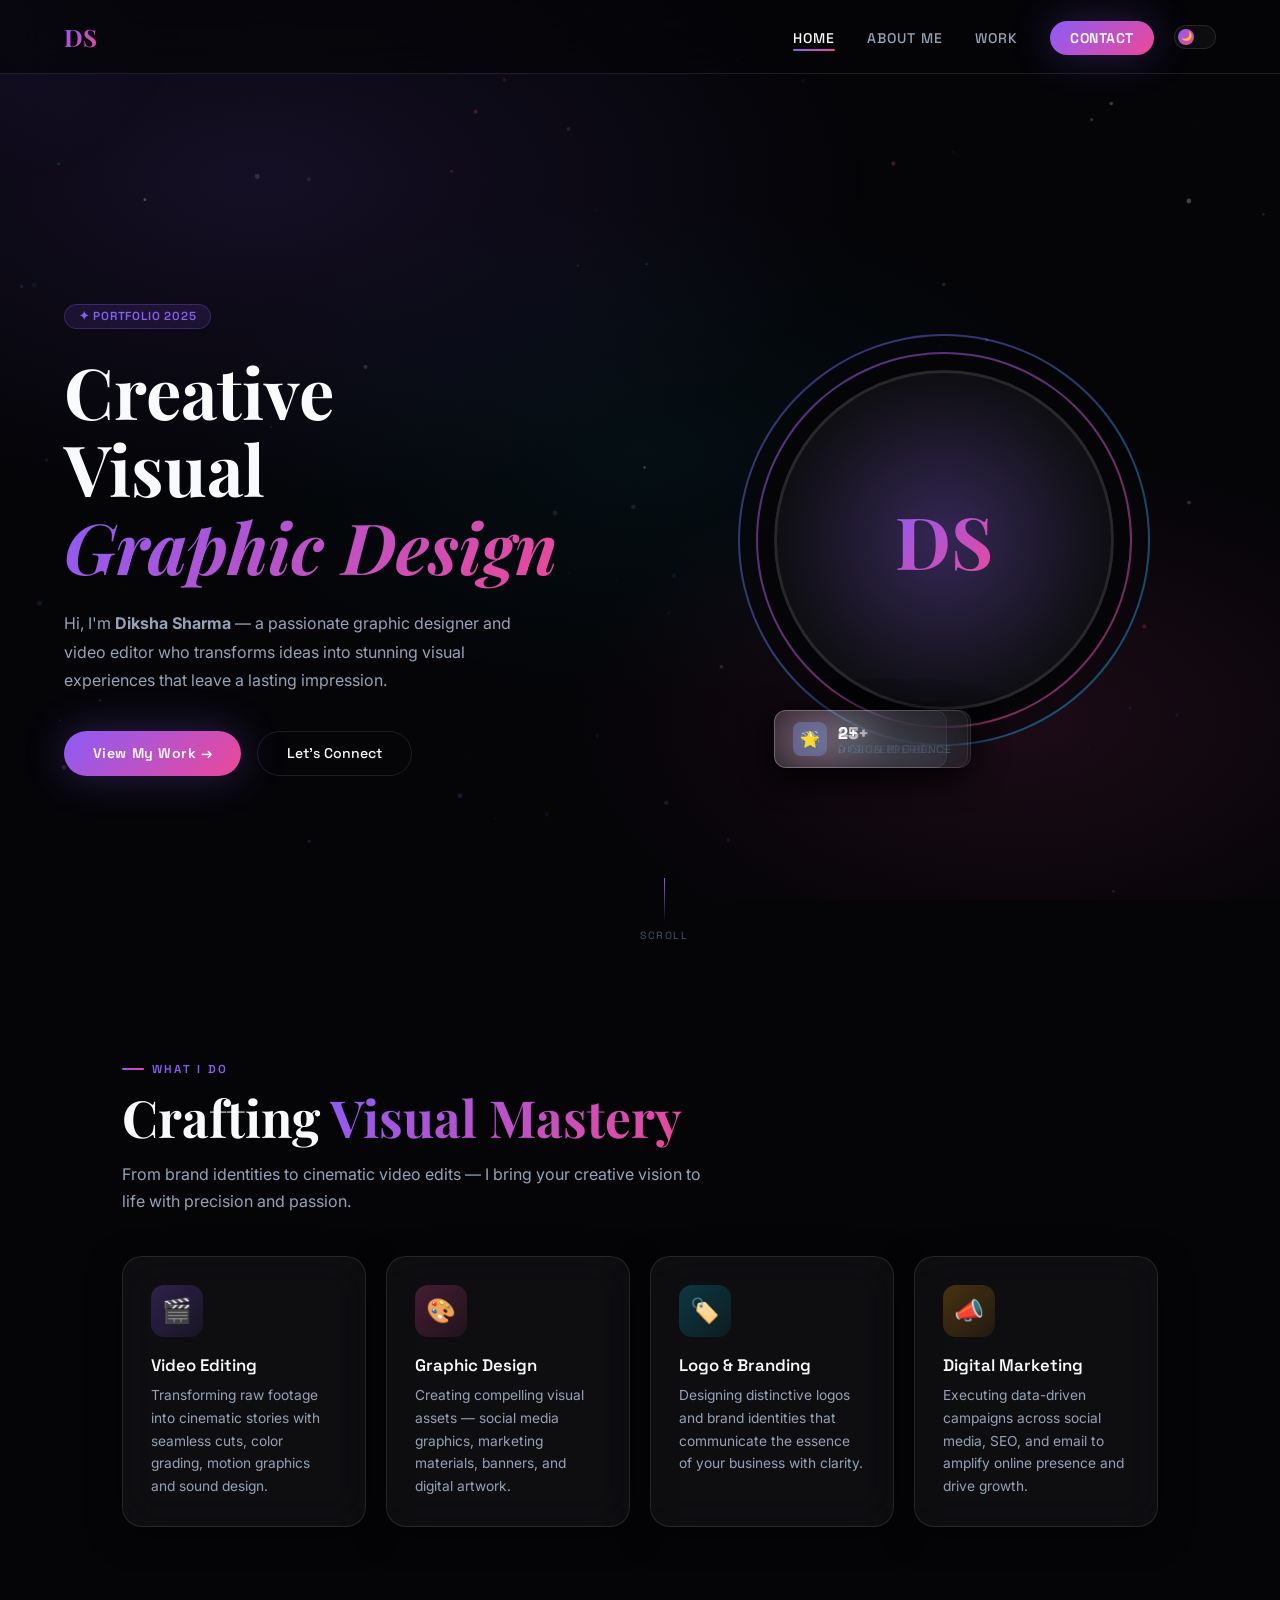
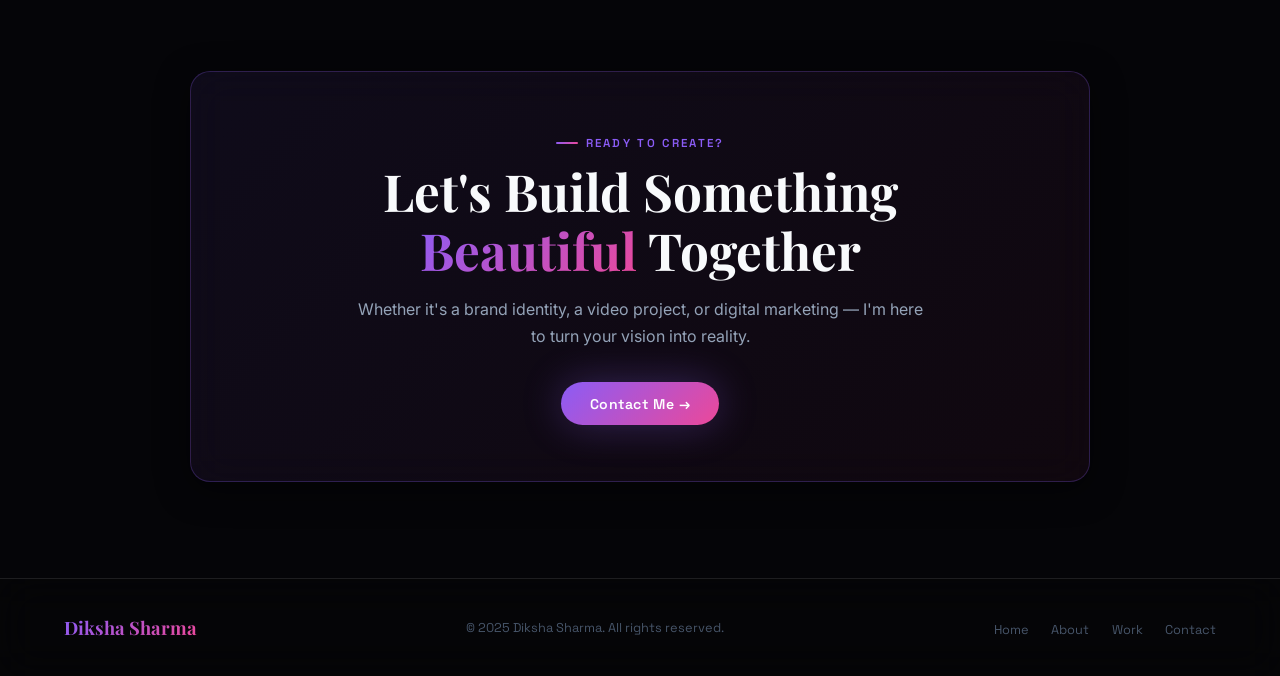
<file: index.html>
<!DOCTYPE html>
<html lang="en">

<head>
    <meta charset="UTF-8" />
    <meta name="viewport" content="width=device-width, initial-scale=1.0" />
    <meta name="description"
        content="Diksha Sharma – Graphic Designer & Video Editor. Crafting stunning visual stories through design and motion." />
    <title>Diksha Sharma | Graphic Designer & Video Editor</title>

    <!-- Prevent dark/light flash -->
    <script>(function () { var t = localStorage.getItem('ds-theme') || 'dark'; document.documentElement.setAttribute('data-theme', t); }());</script>

    <!-- Fonts -->
    <link rel="preconnect" href="https://fonts.googleapis.com" />
    <link rel="preconnect" href="https://fonts.gstatic.com" crossorigin />
    <link
        href="https://fonts.googleapis.com/css2?family=Playfair+Display:ital,wght@0,400;0,600;0,700;1,400&family=Inter:wght@300;400;500;600&family=Space+Grotesk:wght@300;400;500;600;700&display=swap"
        rel="stylesheet" />

    <!-- AOS (Animate on Scroll) -->
    <link rel="stylesheet" href="https://unpkg.com/aos@2.3.4/dist/aos.css" />

    <!-- Styles -->
    <link rel="stylesheet" href="styles/main.css" />
    <link rel="stylesheet" href="styles/animations.css" />
    <link rel="stylesheet" href="styles/pages.css" />
</head>

<body>

    <!-- Cursor glow -->
    <div class="cursor-glow"></div>

    <!-- Particle canvas -->
    <canvas id="particle-canvas"></canvas>

    <!-- ── NAVIGATION ── -->
    <nav class="navbar">
        <a class="nav-logo" href="index.html">DS</a>
        <div class="nav-controls">
            <ul class="nav-links">
                <li><a href="index.html">Home</a></li>
                <li><a href="about.html">About Me</a></li>
                <li><a href="work.html">Work</a></li>
                <li><a href="contact.html" class="nav-cta">Contact</a></li>
            </ul>
            <button id="theme-toggle" class="theme-toggle" aria-label="Toggle theme">
                <div class="theme-toggle-thumb">
                    <span class="theme-toggle-icon" id="theme-thumb-icon">🌙</span>
                </div>
            </button>
            <button class="hamburger" aria-label="Menu">
                <span></span><span></span><span></span>
            </button>
        </div>
    </nav>

    <!-- ── HERO SECTION ── -->
    <main class="page-content">
        <section class="hero">
            <div class="hero-inner">

                <!-- Left: Text -->
                <div class="hero-text">
                    <div class="hero-eyebrow">
                        <span class="neon-badge violet">✦ Portfolio 2025</span>
                    </div>

                    <h1 class="hero-title">
                        <span class="line-1">Creative</span><br>
                        <span class="line-2">Visual</span><br>
                        <span class="line-3 gradient-text" id="typewriter-text">Storyteller</span>
                    </h1>
                    <p class="hero-desc">
                        Hi, I'm <strong>Diksha Sharma</strong> — a passionate graphic designer and video editor
                        who transforms ideas into stunning visual experiences that leave a lasting impression.
                    </p>
                    <div class="hero-actions">
                        <a href="work.html" class="btn-primary">View My Work &rarr;</a>
                        <a href="contact.html" class="btn-secondary">Let's Connect</a>
                    </div>
                </div>

                <!-- Right: Visual -->
                <div class="hero-visual">
                    <div class="avatar-container">
                        <div class="avatar-ring"></div>
                        <div class="avatar-ring avatar-ring-2"></div>
                        <div class="avatar-glow"></div>
                        <div class="avatar-frame">
                            <span class="avatar-initials">DS</span>
                        </div>

                        <!-- Floating stat cards -->
                        <div class="hero-stat">
                            <div class="stat-icon violet">🎨</div>
                            <div>
                                <div class="stat-value"><span data-count="50">0</span>+</div>
                                <div class="stat-label">Design Projects</div>
                            </div>
                        </div>
                        <div class="hero-stat">
                            <div class="stat-icon pink">🎬</div>
                            <div>
                                <div class="stat-value"><span data-count="30">0</span>+</div>
                                <div class="stat-label">Videos Edited</div>
                            </div>
                        </div>
                        <div class="hero-stat">
                            <div class="stat-icon cyan">⭐</div>
                            <div>
                                <div class="stat-value"><span data-count="3">0</span>+</div>
                                <div class="stat-label">Years Experience</div>
                            </div>
                        </div>
                    </div>
                </div>

            </div><!-- /.hero-inner -->

            <!-- Scroll indicator -->
            <div class="scroll-indicator">
                <div class="scroll-line"></div>
                <span>Scroll</span>
            </div>
        </section>

        <!-- ── SERVICES STRIP ── -->
        <section class="services-strip">
            <div class="container">
                <div class="section-label">What I Do</div>
                <h2 class="section-title">Crafting <span>Visual Mastery</span></h2>
                <p class="section-subtitle">
                    From brand identities to cinematic video edits — I bring your creative vision to life
                    with precision and passion.
                </p>

                <div class="services-grid">

                    <div class="glass-card service-card tilt-card reveal stagger-1">
                        <div class="service-icon v">🎬</div>
                        <div class="service-title">Video Editing</div>
                        <div class="service-desc">Transforming raw footage into cinematic stories with seamless cuts,
                            color grading, motion graphics and sound design.</div>
                    </div>

                    <div class="glass-card service-card tilt-card reveal stagger-2">
                        <div class="service-icon p">🎨</div>
                        <div class="service-title">Graphic Design</div>
                        <div class="service-desc">Creating compelling visual assets — social media graphics, marketing
                            materials, banners, and digital artwork.</div>
                    </div>

                    <div class="glass-card service-card tilt-card reveal stagger-3">
                        <div class="service-icon c">🏷️</div>
                        <div class="service-title">Logo & Branding</div>
                        <div class="service-desc">Designing distinctive logos and brand identities that communicate the
                            essence of your business with clarity.</div>
                    </div>

                    <div class="glass-card service-card tilt-card reveal stagger-4">
                        <div class="service-icon g">📣</div>
                        <div class="service-title">Digital Marketing</div>
                        <div class="service-desc">Executing data-driven campaigns across social media, SEO, and email to
                            amplify online presence and drive growth.</div>
                    </div>

                </div>
            </div>
        </section>

        <!-- ── CTA BANNER ── -->
        <section style="padding: 4rem 5% 6rem; position: relative; z-index: 10;">
            <div style="max-width:900px; margin:0 auto;">
                <div class="glass-card tilt-card"
                    style="padding:3.5rem; text-align:center; border-color:rgba(139,92,246,0.25); background: linear-gradient(135deg, rgba(139,92,246,0.08), rgba(236,72,153,0.05));">
                    <div class="section-label" style="justify-content:center;">Ready to Create?</div>
                    <h2 class="section-title" style="max-width:600px; margin:0 auto 1rem;" data-aos="fade-up">
                        Let's Build Something <span>Beautiful</span> Together
                    </h2>
                    <p class="section-subtitle" style="margin:0 auto 2rem; text-align:center;" data-aos="fade-up"
                        data-aos-delay="100">
                        Whether it's a brand identity, a video project, or digital marketing — I'm here to
                        turn your vision into reality.
                    </p>
                    <a href="contact.html" class="btn-primary" data-aos="fade-up" data-aos-delay="200">
                        Contact Me →
                    </a>
                </div>
            </div>
        </section>

    </main><!-- /.page-content -->

    <!-- ── FOOTER ── -->
    <footer>
        <div class="footer-brand">Diksha Sharma</div>
        <p class="footer-copy">© 2025 Diksha Sharma. All rights reserved.</p>
        <ul class="footer-links">
            <li><a href="index.html">Home</a></li>
            <li><a href="about.html">About</a></li>
            <li><a href="work.html">Work</a></li>
            <li><a href="contact.html">Contact</a></li>
        </ul>
    </footer>

    <!-- Scripts -->
    <script src="https://unpkg.com/aos@2.3.4/dist/aos.js"></script>
    <script>AOS.init({ duration: 800, once: true, offset: 60 });</script>
    <script src="js/particles.js"></script>
    <script src="js/main.js"></script>
</body>

</html>
</file>
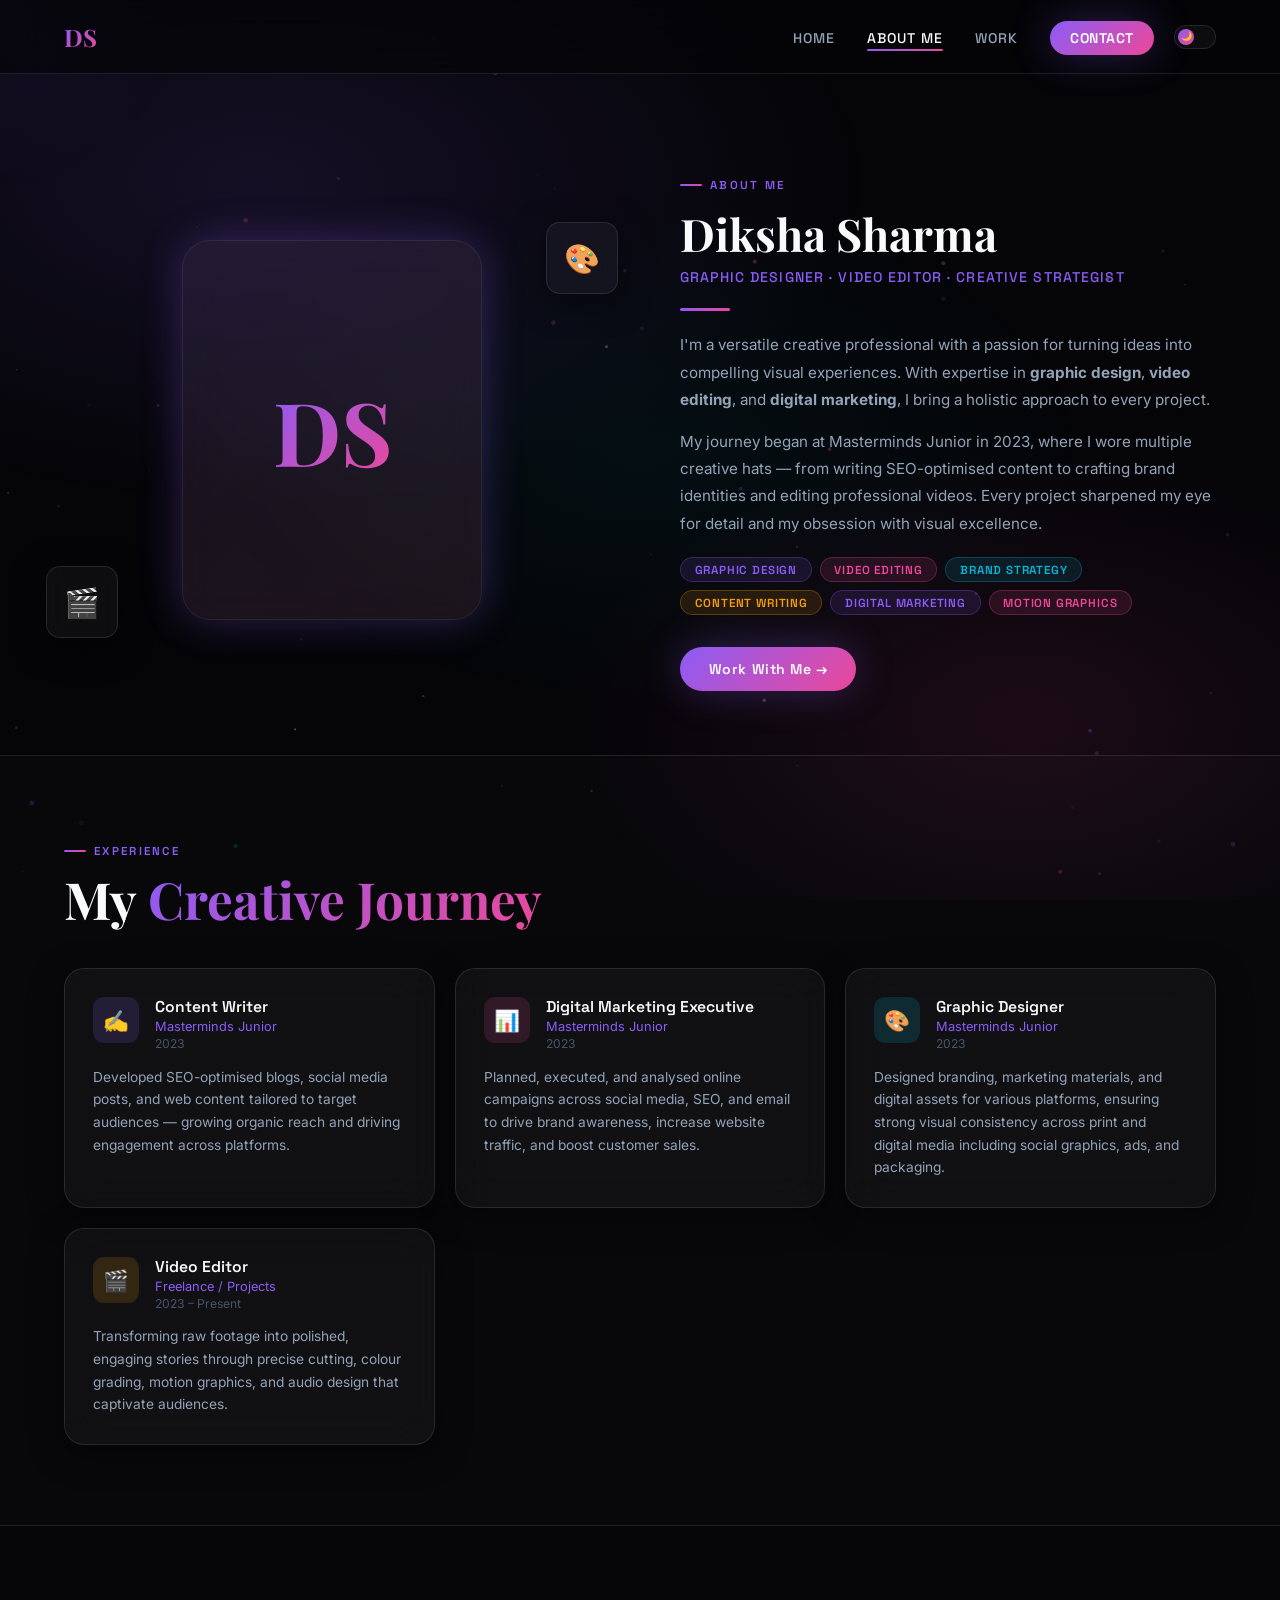
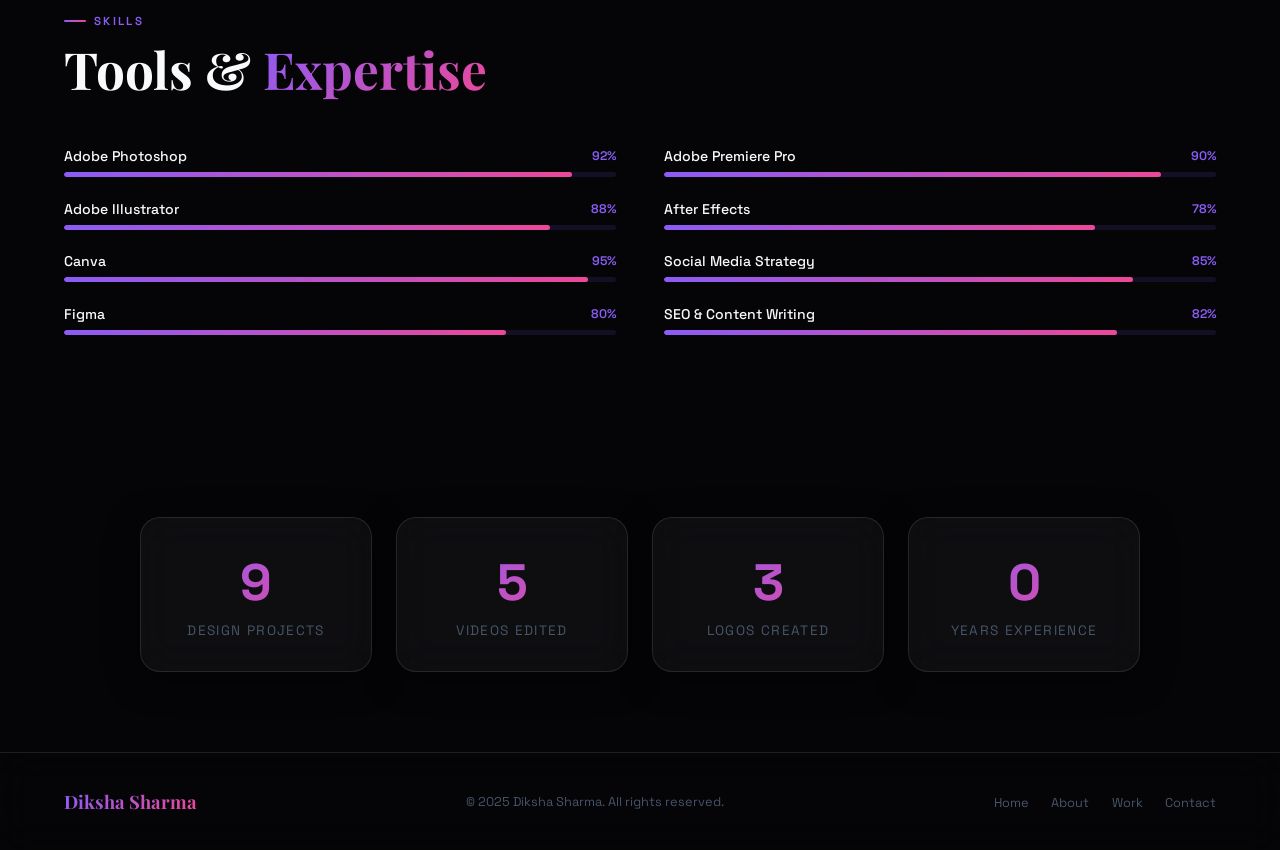
<file: about.html>
<!DOCTYPE html>
<html lang="en">

<head>
    <meta charset="UTF-8" />
    <meta name="viewport" content="width=device-width, initial-scale=1.0" />
    <meta name="description"
        content="About Diksha Sharma – Graphic Designer, Video Editor and Digital Marketer with 3+ years of experience." />
    <title>About Me | Diksha Sharma</title>

    <!-- Prevent dark/light flash -->
    <script>(function () { var t = localStorage.getItem('ds-theme') || 'dark'; document.documentElement.setAttribute('data-theme', t); }());</script>

    <link rel="preconnect" href="https://fonts.googleapis.com" />
    <link rel="preconnect" href="https://fonts.gstatic.com" crossorigin />
    <link
        href="https://fonts.googleapis.com/css2?family=Playfair+Display:ital,wght@0,400;0,600;0,700;1,400&family=Inter:wght@300;400;500;600&family=Space+Grotesk:wght@300;400;500;600;700&display=swap"
        rel="stylesheet" />
    <link rel="stylesheet" href="https://unpkg.com/aos@2.3.4/dist/aos.css" />

    <link rel="stylesheet" href="styles/main.css" />
    <link rel="stylesheet" href="styles/animations.css" />
    <link rel="stylesheet" href="styles/pages.css" />
</head>

<body>

    <div class="cursor-glow"></div>
    <canvas id="particle-canvas"></canvas>

    <!-- NAV -->
    <nav class="navbar">
        <a class="nav-logo" href="index.html">DS</a>
        <div class="nav-controls">
            <ul class="nav-links">
                <li><a href="index.html">Home</a></li>
                <li><a href="about.html">About Me</a></li>
                <li><a href="work.html">Work</a></li>
                <li><a href="contact.html" class="nav-cta">Contact</a></li>
            </ul>
            <button id="theme-toggle" class="theme-toggle" aria-label="Toggle theme">
                <div class="theme-toggle-thumb"><span class="theme-toggle-icon" id="theme-thumb-icon">🌙</span></div>
            </button>
            <button class="hamburger" aria-label="Menu"><span></span><span></span><span></span></button>
        </div>
    </nav>

    <main class="page-content">

        <!-- ── ABOUT HERO ── -->
        <section class="about-hero">
            <div class="about-hero-inner">

                <!-- Photo side -->
                <div class="about-photo-wrap reveal-left">
                    <div class="about-photo-frame about-photo-bg-grad">
                        <span class="about-photo-initials">DS</span>
                    </div>
                    <div class="about-deco about-deco-1">🎨</div>
                    <div class="about-deco about-deco-2">🎬</div>
                </div>

                <!-- Bio side -->
                <div class="about-bio reveal-right">
                    <div class="section-label">About Me</div>
                    <h1 class="about-name">Diksha Sharma</h1>
                    <div class="about-sub">Graphic Designer · Video Editor · Creative Strategist</div>
                    <div class="divider"></div>

                    <p class="about-desc">
                        I'm a versatile creative professional with a passion for turning ideas into
                        compelling visual experiences. With expertise in <strong>graphic design</strong>,
                        <strong>video editing</strong>, and <strong>digital marketing</strong>, I bring a
                        holistic approach to every project.
                    </p>
                    <p class="about-desc">
                        My journey began at Masterminds Junior in 2023, where I wore multiple creative hats —
                        from writing SEO-optimised content to crafting brand identities and editing professional
                        videos. Every project sharpened my eye for detail and my obsession with visual excellence.
                    </p>

                    <div class="about-tags">
                        <span class="neon-badge violet">Graphic Design</span>
                        <span class="neon-badge pink">Video Editing</span>
                        <span class="neon-badge cyan">Brand Strategy</span>
                        <span class="neon-badge gold">Content Writing</span>
                        <span class="neon-badge violet">Digital Marketing</span>
                        <span class="neon-badge pink">Motion Graphics</span>
                    </div>

                    <a href="contact.html" class="btn-primary">Work With Me &rarr;</a>
                </div>

            </div>
        </section>

        <!-- ── EXPERIENCE ── -->
        <section class="experience-section">
            <div class="experience-inner">
                <div class="section-label">Experience</div>
                <h2 class="section-title">My <span>Creative Journey</span></h2>

                <div class="experience-grid">

                    <div class="glass-card exp-card tilt-card" data-aos="fade-up" data-aos-delay="0">
                        <div class="exp-card-header">
                            <div class="exp-icon" style="background:rgba(139,92,246,0.15)">✍️</div>
                            <div>
                                <div class="exp-title">Content Writer</div>
                                <div class="exp-company">Masterminds Junior</div>
                                <div class="exp-period">2023</div>
                            </div>
                        </div>
                        <p class="exp-desc">
                            Developed SEO-optimised blogs, social media posts, and web content tailored to target
                            audiences — growing organic reach and driving engagement across platforms.
                        </p>
                    </div>

                    <div class="glass-card exp-card tilt-card" data-aos="fade-up" data-aos-delay="100">
                        <div class="exp-card-header">
                            <div class="exp-icon" style="background:rgba(236,72,153,0.15)">📊</div>
                            <div>
                                <div class="exp-title">Digital Marketing Executive</div>
                                <div class="exp-company">Masterminds Junior</div>
                                <div class="exp-period">2023</div>
                            </div>
                        </div>
                        <p class="exp-desc">
                            Planned, executed, and analysed online campaigns across social media, SEO, and email
                            to drive brand awareness, increase website traffic, and boost customer sales.
                        </p>
                    </div>

                    <div class="glass-card exp-card tilt-card" data-aos="fade-up" data-aos-delay="200">
                        <div class="exp-card-header">
                            <div class="exp-icon" style="background:rgba(6,182,212,0.15)">🎨</div>
                            <div>
                                <div class="exp-title">Graphic Designer</div>
                                <div class="exp-company">Masterminds Junior</div>
                                <div class="exp-period">2023</div>
                            </div>
                        </div>
                        <p class="exp-desc">
                            Designed branding, marketing materials, and digital assets for various platforms,
                            ensuring strong visual consistency across print and digital media including social
                            graphics, ads, and packaging.
                        </p>
                    </div>

                    <div class="glass-card exp-card tilt-card" data-aos="fade-up" data-aos-delay="300">
                        <div class="exp-card-header">
                            <div class="exp-icon" style="background:rgba(245,158,11,0.15)">🎬</div>
                            <div>
                                <div class="exp-title">Video Editor</div>
                                <div class="exp-company">Freelance / Projects</div>
                                <div class="exp-period">2023 – Present</div>
                            </div>
                        </div>
                        <p class="exp-desc">
                            Transforming raw footage into polished, engaging stories through precise cutting,
                            colour grading, motion graphics, and audio design that captivate audiences.
                        </p>
                    </div>

                </div>
            </div>
        </section>

        <!-- ── SKILLS ── -->
        <section class="skills-section">
            <div class="skills-inner">
                <div class="section-label">Skills</div>
                <h2 class="section-title">Tools &amp; <span>Expertise</span></h2>

                <div class="skills-grid">

                    <div class="skills-group" data-aos="fade-right">
                        <div class="skill-item">
                            <div class="skill-header">
                                <span class="skill-name">Adobe Photoshop</span>
                                <span class="skill-pct">92%</span>
                            </div>
                            <div class="skill-bar">
                                <div class="skill-fill" data-pct="92"></div>
                            </div>
                        </div>
                        <div class="skill-item">
                            <div class="skill-header">
                                <span class="skill-name">Adobe Illustrator</span>
                                <span class="skill-pct">88%</span>
                            </div>
                            <div class="skill-bar">
                                <div class="skill-fill" data-pct="88"></div>
                            </div>
                        </div>
                        <div class="skill-item">
                            <div class="skill-header">
                                <span class="skill-name">Canva</span>
                                <span class="skill-pct">95%</span>
                            </div>
                            <div class="skill-bar">
                                <div class="skill-fill" data-pct="95"></div>
                            </div>
                        </div>
                        <div class="skill-item">
                            <div class="skill-header">
                                <span class="skill-name">Figma</span>
                                <span class="skill-pct">80%</span>
                            </div>
                            <div class="skill-bar">
                                <div class="skill-fill" data-pct="80"></div>
                            </div>
                        </div>
                    </div>

                    <div class="skills-group" data-aos="fade-left">
                        <div class="skill-item">
                            <div class="skill-header">
                                <span class="skill-name">Adobe Premiere Pro</span>
                                <span class="skill-pct">90%</span>
                            </div>
                            <div class="skill-bar">
                                <div class="skill-fill" data-pct="90"></div>
                            </div>
                        </div>
                        <div class="skill-item">
                            <div class="skill-header">
                                <span class="skill-name">After Effects</span>
                                <span class="skill-pct">78%</span>
                            </div>
                            <div class="skill-bar">
                                <div class="skill-fill" data-pct="78"></div>
                            </div>
                        </div>
                        <div class="skill-item">
                            <div class="skill-header">
                                <span class="skill-name">Social Media Strategy</span>
                                <span class="skill-pct">85%</span>
                            </div>
                            <div class="skill-bar">
                                <div class="skill-fill" data-pct="85"></div>
                            </div>
                        </div>
                        <div class="skill-item">
                            <div class="skill-header">
                                <span class="skill-name">SEO &amp; Content Writing</span>
                                <span class="skill-pct">82%</span>
                            </div>
                            <div class="skill-bar">
                                <div class="skill-fill" data-pct="82"></div>
                            </div>
                        </div>
                    </div>

                </div>
            </div>
        </section>

        <!-- ── STATS ── -->
        <section style="padding:5rem 5%; position:relative; z-index:10;">
            <div
                style="max-width:1000px; margin:0 auto; display:grid; grid-template-columns:repeat(auto-fit,minmax(180px,1fr)); gap:1.5rem;">

                <div class="glass-card" style="padding:2rem; text-align:center;" data-aos="zoom-in">
                    <div class="count-num" data-count="50">0</div>
                    <div
                        style="font-family:'Space Grotesk',sans-serif; font-size:0.85rem; color:var(--text-muted); margin-top:0.4rem; text-transform:uppercase; letter-spacing:0.1em;">
                        Design Projects</div>
                </div>

                <div class="glass-card" style="padding:2rem; text-align:center;" data-aos="zoom-in"
                    data-aos-delay="100">
                    <div class="count-num" data-count="30">0</div>
                    <div
                        style="font-family:'Space Grotesk',sans-serif; font-size:0.85rem; color:var(--text-muted); margin-top:0.4rem; text-transform:uppercase; letter-spacing:0.1em;">
                        Videos Edited</div>
                </div>

                <div class="glass-card" style="padding:2rem; text-align:center;" data-aos="zoom-in"
                    data-aos-delay="200">
                    <div class="count-num" data-count="20">0</div>
                    <div
                        style="font-family:'Space Grotesk',sans-serif; font-size:0.85rem; color:var(--text-muted); margin-top:0.4rem; text-transform:uppercase; letter-spacing:0.1em;">
                        Logos Created</div>
                </div>

                <div class="glass-card" style="padding:2rem; text-align:center;" data-aos="zoom-in"
                    data-aos-delay="300">
                    <div class="count-num" data-count="3">0</div>
                    <div
                        style="font-family:'Space Grotesk',sans-serif; font-size:0.85rem; color:var(--text-muted); margin-top:0.4rem; text-transform:uppercase; letter-spacing:0.1em;">
                        Years Experience</div>
                </div>

            </div>
        </section>

    </main>

    <footer>
        <div class="footer-brand">Diksha Sharma</div>
        <p class="footer-copy">© 2025 Diksha Sharma. All rights reserved.</p>
        <ul class="footer-links">
            <li><a href="index.html">Home</a></li>
            <li><a href="about.html">About</a></li>
            <li><a href="work.html">Work</a></li>
            <li><a href="contact.html">Contact</a></li>
        </ul>
    </footer>

    <script src="https://unpkg.com/aos@2.3.4/dist/aos.js"></script>
    <script>AOS.init({ duration: 800, once: true, offset: 60 });</script>
    <script src="js/particles.js"></script>
    <script src="js/main.js"></script>
</body>

</html>
</file>
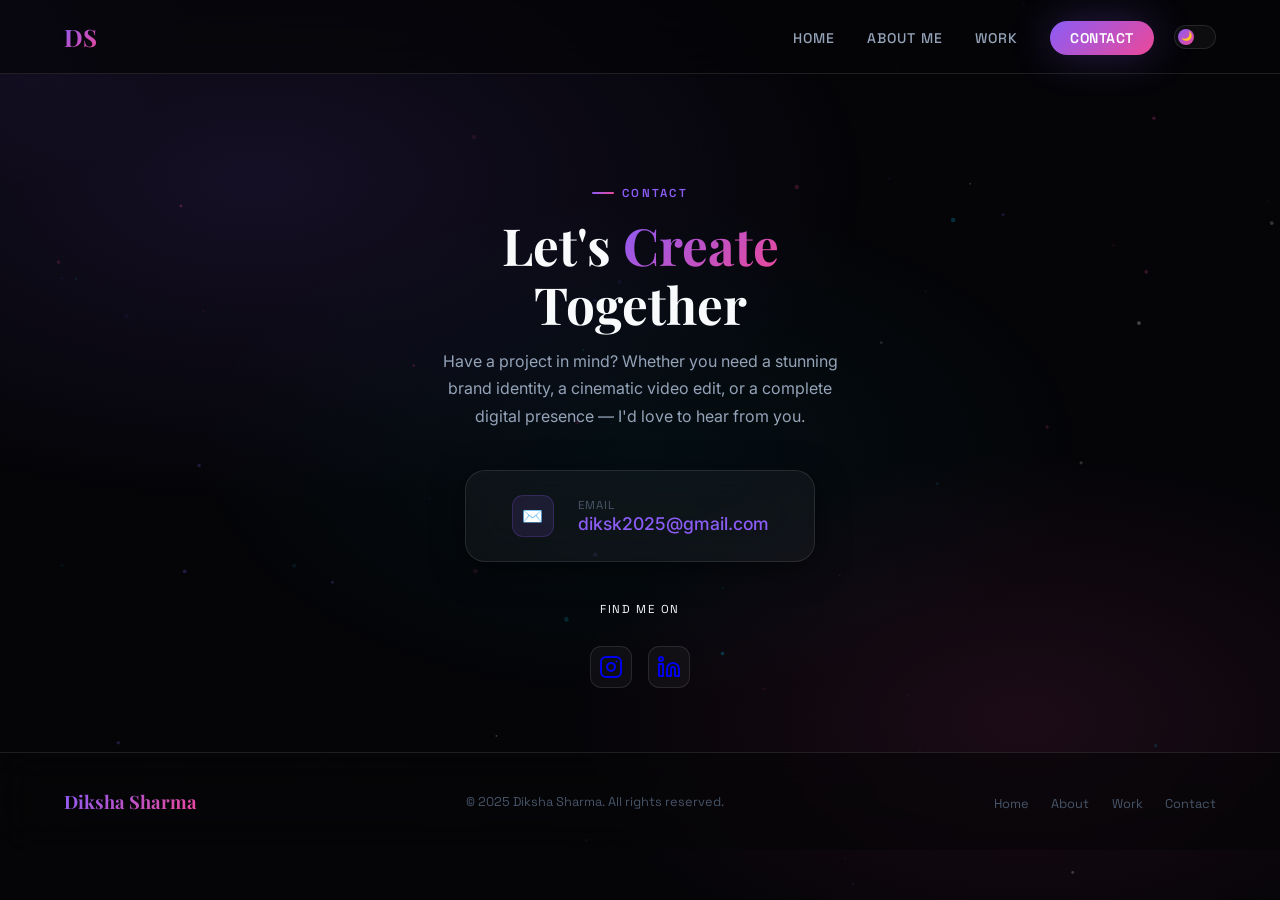
<file: contact.html>
<!DOCTYPE html>
<html lang="en">

<head>
    <meta charset="UTF-8" />
    <meta name="viewport" content="width=device-width, initial-scale=1.0" />
    <meta name="description"
        content="Contact Diksha Sharma – Graphic Designer & Video Editor. Get in touch for projects, collaborations, and inquiries." />
    <title>Contact | Diksha Sharma</title>

    <!-- Prevent dark/light flash -->
    <script>(function () { var t = localStorage.getItem('ds-theme') || 'dark'; document.documentElement.setAttribute('data-theme', t); }());</script>

    <link rel="preconnect" href="https://fonts.googleapis.com" />
    <link rel="preconnect" href="https://fonts.gstatic.com" crossorigin />
    <link
        href="https://fonts.googleapis.com/css2?family=Playfair+Display:ital,wght@0,400;0,600;0,700;1,400&family=Inter:wght@300;400;500;600&family=Space+Grotesk:wght@300;400;500;600;700&display=swap"
        rel="stylesheet" />
    <link rel="stylesheet" href="https://unpkg.com/aos@2.3.4/dist/aos.css" />

    <link rel="stylesheet" href="styles/main.css" />
    <link rel="stylesheet" href="styles/animations.css" />
    <link rel="stylesheet" href="styles/pages.css" />
</head>

<body>

    <div class="cursor-glow"></div>
    <canvas id="particle-canvas"></canvas>

    <nav class="navbar">
        <a class="nav-logo" href="index.html">DS</a>
        <div class="nav-controls">
            <ul class="nav-links">
                <li><a href="index.html">Home</a></li>
                <li><a href="about.html">About Me</a></li>
                <li><a href="work.html">Work</a></li>
                <li><a href="contact.html" class="nav-cta">Contact</a></li>
            </ul>
            <button id="theme-toggle" class="theme-toggle" aria-label="Toggle theme">
                <div class="theme-toggle-thumb"><span class="theme-toggle-icon" id="theme-thumb-icon">🌙</span></div>
            </button>
            <button class="hamburger" aria-label="Menu"><span></span><span></span><span></span></button>
        </div>
    </nav>

    <main class="page-content">

        <!-- ── CONTACT HERO ── -->
        <section class="contact-hero">
            <div class="contact-hero-inner">

                <!-- Center Info -->
                <div data-aos="fade-up" style="max-width: 600px; margin: 0 auto; text-align: center; width: 100%; grid-column: 1 / -1;">
                    <div class="section-label" style="margin-left: auto; margin-right: auto; margin-bottom: 1rem;">Contact</div>
                    <h1 class="section-title">Let's <span>Create</span><br>Together</h1>
                    <p class="section-subtitle" style="max-width:420px; margin: 0 auto 2.5rem;">
                        Have a project in mind? Whether you need a stunning brand identity, a cinematic
                        video edit, or a complete digital presence — I'd love to hear from you.
                    </p>

                    <!-- Info items -->
                    <div class="contact-info-list" style="display: flex; flex-direction: column; align-items: center; margin-bottom: 2.5rem;">

                        <div class="contact-info-item glass-card" style="padding:1.5rem 2rem; gap:1.5rem; justify-content: center; width: 100%; max-width: 350px;">
                            <div class="ci-icon">✉️</div>
                            <div class="ci-text" style="text-align: left;">
                                <div class="ci-label">Email</div>
                                <div class="ci-value">
                                    <a href="mailto:diksk2025@gmail.com"
                                        style="color:var(--accent-violet); text-decoration:none; font-size: 1.1rem; font-weight: 500;">
                                        diksk2025@gmail.com
                                    </a>
                                </div>
                            </div>
                        </div>

                    </div>

                    <!-- Social links -->
                    <div class="contact-social" style="display: flex; flex-direction: column; align-items: center; gap: 1rem;">
                        <div class="contact-social-title">Find me on</div>
                        <div class="social-links" style="justify-content: center; gap: 1rem;">
                            <a href="https://www.instagram.com/dikshagraphics22/" target="_blank" class="social-link" title="Instagram" aria-label="Instagram" style="display:flex; align-items:center;">
                                <svg width="24" height="24" viewBox="0 0 24 24" fill="none" stroke="currentColor" stroke-width="2" stroke-linecap="round" stroke-linejoin="round">
                                    <rect x="2" y="2" width="20" height="20" rx="5" ry="5"></rect>
                                    <path d="M16 11.37A4 4 0 1 1 12.63 8 4 4 0 0 1 16 11.37z"></path>
                                    <line x1="17.5" y1="6.5" x2="17.51" y2="6.5"></line>
                                </svg>
                            </a>
                            <a href="https://www.linkedin.com/in/diksha-sharma-539876384/" target="_blank" class="social-link" title="LinkedIn" aria-label="LinkedIn" style="display:flex; align-items:center;">
                                <svg width="24" height="24" viewBox="0 0 24 24" fill="none" stroke="currentColor" stroke-width="2" stroke-linecap="round" stroke-linejoin="round">
                                    <path d="M16 8a6 6 0 0 1 6 6v7h-4v-7a2 2 0 0 0-2-2 2 2 0 0 0-2 2v7h-4v-7a6 6 0 0 1 6-6z"></path>
                                    <rect x="2" y="9" width="4" height="12"></rect>
                                    <circle cx="4" cy="4" r="2"></circle>
                                </svg>
                            </a>
                        </div>
                    </div>
                </div>

            </div><!-- /.contact-hero-inner -->
        </section>


    </main>

    <footer>
        <div class="footer-brand">Diksha Sharma</div>
        <p class="footer-copy">© 2025 Diksha Sharma. All rights reserved.</p>
        <ul class="footer-links">
            <li><a href="index.html">Home</a></li>
            <li><a href="about.html">About</a></li>
            <li><a href="work.html">Work</a></li>
            <li><a href="contact.html">Contact</a></li>
        </ul>
    </footer>

    <script src="https://unpkg.com/aos@2.3.4/dist/aos.js"></script>
    <script>AOS.init({ duration: 800, once: true, offset: 60 });</script>
    <script src="js/particles.js"></script>
    <script src="js/main.js"></script>
</body>

</html>
</file>
<file: styles/main.css>
/* ===================================================
   DIKSHA SHARMA PORTFOLIO - MAIN STYLESHEET
   Design: Glassmorphism + Dark Luxury + Neon Accents
   Light/Dark Mode + Full Mobile Responsive
   =================================================== */

@import url('https://fonts.googleapis.com/css2?family=Playfair+Display:ital,wght@0,400;0,600;0,700;1,400&family=Inter:wght@300;400;500;600&family=Space+Grotesk:wght@300;400;500;600;700&display=swap');

/* ── CSS VARIABLES ── */
:root {
    /* Dark mode (default) */
    --bg-deep: #050508;
    --bg-mid: #0a0a14;
    --bg-surface: #0f0f1e;
    --glass-bg: rgba(255, 255, 255, 0.04);
    --glass-border: rgba(255, 255, 255, 0.10);
    --glass-hover: rgba(255, 255, 255, 0.08);

    --accent-violet: #8b5cf6;
    --accent-pink: #ec4899;
    --accent-cyan: #06b6d4;
    --accent-gold: #f59e0b;

    --grad-primary: linear-gradient(135deg, #8b5cf6 0%, #ec4899 100%);
    --grad-glow: linear-gradient(135deg, #8b5cf6 0%, #06b6d4 100%);
    --grad-warm: linear-gradient(135deg, #f59e0b 0%, #ec4899 100%);

    --text-primary: #f8fafc;
    --text-secondary: #94a3b8;
    --text-muted: #475569;

    --nav-bg: rgba(5, 5, 8, 0.7);
    --nav-scrolled: rgba(5, 5, 8, 0.95);
    --footer-bg: rgba(5, 5, 8, 0.6);
    --input-bg: rgba(255, 255, 255, 0.04);
    --select-bg: #0f0f1e;
    --body-gradient-1: rgba(139, 92, 246, 0.12);
    --body-gradient-2: rgba(236, 72, 153, 0.10);
    --body-gradient-3: rgba(6, 182, 212, 0.06);

    --nav-height: 74px;
    --radius-lg: 20px;
    --radius-md: 12px;
    --radius-sm: 8px;

    --shadow-glow-v: 0 0 40px rgba(139, 92, 246, 0.3);
    --shadow-glow-p: 0 0 40px rgba(236, 72, 153, 0.3);
    --shadow-card: 0 8px 32px rgba(0, 0, 0, 0.5);
    --transition: all 0.3s cubic-bezier(0.4, 0, 0.2, 1);
}

/* ── LIGHT MODE ── */
[data-theme="light"] {
    --bg-deep: #f8f6ff;
    --bg-mid: #f0eeff;
    --bg-surface: #ebe8ff;
    --glass-bg: rgba(255, 255, 255, 0.70);
    --glass-border: rgba(139, 92, 246, 0.15);
    --glass-hover: rgba(255, 255, 255, 0.90);

    --text-primary: #12102b;
    --text-secondary: #4a4580;
    --text-muted: #7c78a8;

    --nav-bg: rgba(248, 246, 255, 0.82);
    --nav-scrolled: rgba(248, 246, 255, 0.97);
    --footer-bg: rgba(240, 238, 255, 0.9);
    --input-bg: rgba(139, 92, 246, 0.05);
    --select-bg: #f0eeff;
    --body-gradient-1: rgba(139, 92, 246, 0.08);
    --body-gradient-2: rgba(236, 72, 153, 0.06);
    --body-gradient-3: rgba(6, 182, 212, 0.04);

    --shadow-card: 0 4px 24px rgba(139, 92, 246, 0.12);
    --shadow-glow-v: 0 0 30px rgba(139, 92, 246, 0.2);
}

/* ── RESET & BASE ── */
*,
*::before,
*::after {
    margin: 0;
    padding: 0;
    box-sizing: border-box;
}

html {
    scroll-behavior: smooth;
    font-size: 16px;
}

body {
    font-family: 'Inter', sans-serif;
    background-color: var(--bg-deep);
    color: var(--text-primary);
    overflow-x: hidden;
    min-height: 100vh;
    transition: background-color 0.4s ease, color 0.4s ease;
}

body::before {
    content: '';
    position: fixed;
    inset: 0;
    background:
        radial-gradient(ellipse 80% 60% at 20% 20%, var(--body-gradient-1) 0%, transparent 60%),
        radial-gradient(ellipse 60% 50% at 80% 80%, var(--body-gradient-2) 0%, transparent 60%),
        radial-gradient(ellipse 50% 40% at 50% 50%, var(--body-gradient-3) 0%, transparent 70%);
    pointer-events: none;
    z-index: 0;
    transition: background 0.4s ease;
}

/* ── SCROLLBAR ── */
::-webkit-scrollbar {
    width: 5px;
}

::-webkit-scrollbar-track {
    background: var(--bg-deep);
}

::-webkit-scrollbar-thumb {
    background: var(--grad-primary);
    border-radius: 3px;
}

/* ── CANVAS ── */
#particle-canvas {
    position: fixed;
    inset: 0;
    pointer-events: none;
    z-index: 1;
    opacity: 0.45;
}

[data-theme="light"] #particle-canvas {
    opacity: 0.25;
}

/* ── NAVIGATION ── */
.navbar {
    position: fixed;
    top: 0;
    left: 0;
    right: 0;
    z-index: 1000;
    height: var(--nav-height);
    display: flex;
    align-items: center;
    justify-content: space-between;
    padding: 0 5%;
    background: var(--nav-bg);
    backdrop-filter: blur(24px);
    -webkit-backdrop-filter: blur(24px);
    border-bottom: 1px solid var(--glass-border);
    transition: background 0.3s ease, border-color 0.3s ease;
}

.navbar.scrolled {
    background: var(--nav-scrolled);
    border-bottom-color: rgba(139, 92, 246, 0.3);
}

.nav-logo {
    font-family: 'Playfair Display', serif;
    font-size: 1.5rem;
    font-weight: 700;
    background: var(--grad-primary);
    -webkit-background-clip: text;
    -webkit-text-fill-color: transparent;
    background-clip: text;
    text-decoration: none;
    cursor: pointer;
    flex-shrink: 0;
}

/* Nav controls (links + theme + hamburger grouped) */
.nav-controls {
    display: flex;
    align-items: center;
    gap: 1.25rem;
}

.nav-links {
    display: flex;
    gap: 2rem;
    list-style: none;
    align-items: center;
}

.nav-links a {
    text-decoration: none;
    font-family: 'Space Grotesk', sans-serif;
    font-size: 0.875rem;
    font-weight: 500;
    color: var(--text-secondary);
    letter-spacing: 0.07em;
    text-transform: uppercase;
    position: relative;
    padding-bottom: 4px;
    transition: var(--transition);
}

.nav-links a::after {
    content: '';
    position: absolute;
    bottom: 0;
    left: 0;
    width: 0;
    height: 2px;
    background: var(--grad-primary);
    border-radius: 2px;
    transition: width 0.3s ease;
}

.nav-links a:hover,
.nav-links a.active {
    color: var(--text-primary);
}

.nav-links a:hover::after,
.nav-links a.active::after {
    width: 100%;
}

.nav-cta {
    padding: 0.5rem 1.25rem !important;
    background: var(--grad-primary) !important;
    border-radius: 50px !important;
    color: #fff !important;
    box-shadow: var(--shadow-glow-v);
    font-weight: 600 !important;
    letter-spacing: 0.04em !important;
}

.nav-cta::after {
    display: none !important;
}

.nav-cta:hover {
    transform: translateY(-2px);
    box-shadow: 0 0 50px rgba(139, 92, 246, 0.5) !important;
}

/* ── THEME TOGGLE ── */
.theme-toggle {
    width: 42px;
    height: 24px;
    border-radius: 12px;
    background: var(--glass-bg);
    border: 1px solid var(--glass-border);
    cursor: pointer;
    position: relative;
    transition: var(--transition);
    flex-shrink: 0;
    padding: 0;
}

.theme-toggle-thumb {
    position: absolute;
    top: 3px;
    left: 3px;
    width: 16px;
    height: 16px;
    border-radius: 50%;
    background: var(--grad-primary);
    transition: transform 0.3s cubic-bezier(0.4, 0, 0.2, 1);
    display: flex;
    align-items: center;
    justify-content: center;
    font-size: 9px;
    line-height: 1;
}

[data-theme="light"] .theme-toggle-thumb {
    transform: translateX(18px);
}

.theme-toggle-icon {
    pointer-events: none;
    user-select: none;
}

/* ── NAV CONTROLS WRAPPER (second definition – kept for clarity) ──
   The first definition in the nav section is the canonical one. */

/* ── HAMBURGER ── */
.hamburger {
    display: none;
    flex-direction: column;
    gap: 5px;
    cursor: pointer;
    padding: 5px;
    background: none;
    border: none;
    flex-shrink: 0;
}

.hamburger span {
    display: block;
    width: 24px;
    height: 2px;
    background: var(--text-primary);
    border-radius: 2px;
    transition: var(--transition);
}

.hamburger.open span:nth-child(1) {
    transform: translateY(7px) rotate(45deg);
}

.hamburger.open span:nth-child(2) {
    opacity: 0;
}

.hamburger.open span:nth-child(3) {
    transform: translateY(-7px) rotate(-45deg);
}

/* ── PAGE WRAPPER ── */
.page-content {
    position: relative;
    z-index: 10;
    padding-top: var(--nav-height);
}

/* ── GLASS CARD ── */
.glass-card {
    background: var(--glass-bg);
    backdrop-filter: blur(20px);
    -webkit-backdrop-filter: blur(20px);
    border: 1px solid var(--glass-border);
    border-radius: var(--radius-lg);
    box-shadow: var(--shadow-card);
    transition: var(--transition);
}

.glass-card:hover {
    background: var(--glass-hover);
    border-color: rgba(139, 92, 246, 0.3);
    box-shadow: var(--shadow-glow-v), var(--shadow-card);
    transform: translateY(-4px);
}

/* ── SECTION UTILITIES ── */
section {
    position: relative;
    z-index: 10;
}

.container {
    max-width: 1200px;
    margin: 0 auto;
    padding: 0 5%;
}

.section-label {
    display: inline-flex;
    align-items: center;
    gap: 0.5rem;
    font-family: 'Space Grotesk', sans-serif;
    font-size: 0.72rem;
    font-weight: 600;
    letter-spacing: 0.2em;
    text-transform: uppercase;
    color: var(--accent-violet);
    margin-bottom: 0.75rem;
}

.section-label::before {
    content: '';
    display: block;
    width: 22px;
    height: 2px;
    background: var(--grad-primary);
    border-radius: 2px;
}

.section-title {
    font-family: 'Playfair Display', serif;
    font-size: clamp(1.8rem, 4.5vw, 3.2rem);
    font-weight: 700;
    line-height: 1.15;
    color: var(--text-primary);
    margin-bottom: 0.9rem;
}

.section-title span {
    background: var(--grad-primary);
    -webkit-background-clip: text;
    -webkit-text-fill-color: transparent;
    background-clip: text;
}

.section-subtitle {
    font-size: 1rem;
    color: var(--text-secondary);
    line-height: 1.7;
    max-width: 580px;
}

/* ── BUTTONS ── */
.btn-primary {
    display: inline-flex;
    align-items: center;
    gap: 0.5rem;
    padding: 0.8rem 1.8rem;
    background: var(--grad-primary);
    border: none;
    border-radius: 50px;
    color: #fff;
    font-family: 'Space Grotesk', sans-serif;
    font-size: 0.88rem;
    font-weight: 600;
    letter-spacing: 0.04em;
    cursor: pointer;
    text-decoration: none;
    transition: var(--transition);
    box-shadow: var(--shadow-glow-v);
}

.btn-primary:hover {
    transform: translateY(-3px);
    box-shadow: 0 0 55px rgba(139, 92, 246, 0.5);
}

.btn-secondary {
    display: inline-flex;
    align-items: center;
    gap: 0.5rem;
    padding: 0.8rem 1.8rem;
    background: transparent;
    border: 1px solid var(--glass-border);
    border-radius: 50px;
    color: var(--text-primary);
    font-family: 'Space Grotesk', sans-serif;
    font-size: 0.88rem;
    font-weight: 500;
    cursor: pointer;
    text-decoration: none;
    transition: var(--transition);
    backdrop-filter: blur(10px);
}

.btn-secondary:hover {
    border-color: var(--accent-violet);
    background: rgba(139, 92, 246, 0.1);
    transform: translateY(-3px);
}

/* ── MISC UTILITIES ── */
.gradient-text {
    background: var(--grad-primary);
    -webkit-background-clip: text;
    -webkit-text-fill-color: transparent;
    background-clip: text;
}

.divider {
    width: 50px;
    height: 3px;
    background: var(--grad-primary);
    border-radius: 3px;
    margin: 1.25rem 0;
}

.neon-badge {
    display: inline-flex;
    align-items: center;
    padding: 0.28rem 0.85rem;
    border-radius: 50px;
    font-family: 'Space Grotesk', sans-serif;
    font-size: 0.73rem;
    font-weight: 600;
    letter-spacing: 0.07em;
    text-transform: uppercase;
}

.neon-badge.violet {
    color: var(--accent-violet);
    background: rgba(139, 92, 246, 0.12);
    border: 1px solid rgba(139, 92, 246, 0.28);
}

.neon-badge.pink {
    color: var(--accent-pink);
    background: rgba(236, 72, 153, 0.12);
    border: 1px solid rgba(236, 72, 153, 0.28);
}

.neon-badge.cyan {
    color: var(--accent-cyan);
    background: rgba(6, 182, 212, 0.12);
    border: 1px solid rgba(6, 182, 212, 0.28);
}

.neon-badge.gold {
    color: var(--accent-gold);
    background: rgba(245, 158, 11, 0.12);
    border: 1px solid rgba(245, 158, 11, 0.28);
}

/* ── CURSOR GLOW ── */
.cursor-glow {
    width: 380px;
    height: 380px;
    position: fixed;
    border-radius: 50%;
    background: radial-gradient(circle, rgba(139, 92, 246, 0.07) 0%, transparent 70%);
    pointer-events: none;
    z-index: 2;
    transform: translate(-50%, -50%);
}

@media (hover: none) {
    .cursor-glow {
        display: none;
    }
}

/* ── SCROLL REVEAL ── */
.reveal {
    opacity: 0;
    transform: translateY(28px);
    transition: opacity 0.7s ease, transform 0.7s ease;
}

.reveal.visible {
    opacity: 1;
    transform: translateY(0);
}

.reveal-left {
    opacity: 0;
    transform: translateX(-36px);
    transition: opacity 0.7s ease, transform 0.7s ease;
}

.reveal-left.visible {
    opacity: 1;
    transform: translateX(0);
}

.reveal-right {
    opacity: 0;
    transform: translateX(36px);
    transition: opacity 0.7s ease, transform 0.7s ease;
}

.reveal-right.visible {
    opacity: 1;
    transform: translateX(0);
}

/* ── FOOTER ── */
footer {
    position: relative;
    z-index: 10;
    border-top: 1px solid var(--glass-border);
    padding: 2.25rem 5%;
    display: flex;
    align-items: center;
    justify-content: space-between;
    flex-wrap: wrap;
    gap: 1rem;
    background: var(--footer-bg);
    backdrop-filter: blur(20px);
}

.footer-brand {
    font-family: 'Playfair Display', serif;
    font-size: 1.15rem;
    font-weight: 700;
    background: var(--grad-primary);
    -webkit-background-clip: text;
    -webkit-text-fill-color: transparent;
    background-clip: text;
}

.footer-copy {
    color: var(--text-muted);
    font-size: 0.8rem;
    font-family: 'Space Grotesk', sans-serif;
}

.footer-links {
    display: flex;
    gap: 1.4rem;
    list-style: none;
}

.footer-links a {
    color: var(--text-muted);
    text-decoration: none;
    font-size: 0.8rem;
    font-family: 'Space Grotesk', sans-serif;
    transition: var(--transition);
}

.footer-links a:hover {
    color: var(--accent-violet);
}

/* ══════════════════════════════════════════════
   RESPONSIVE BREAKPOINTS - NAVIGATION & GLOBAL
   ══════════════════════════════════════════════ */

/* Large tablets & small laptops */
@media (max-width: 1024px) {
    .nav-links {
        gap: 1.5rem;
    }

    :root {
        --nav-height: 68px;
    }
}

/* Tablets */
@media (max-width: 768px) {
    :root {
        --nav-height: 62px;
    }

    .navbar {
        padding: 0 4%;
    }

    /* Dropdown panel */
    .nav-links {
        position: fixed;
        top: var(--nav-height);
        left: 0;
        right: 0;
        width: 100vw;
        flex-direction: column;
        gap: 0;
        background: var(--nav-scrolled);
        backdrop-filter: blur(30px);
        -webkit-backdrop-filter: blur(30px);
        padding: 0.5rem 0 1.5rem;
        transform: translateY(-110%);
        opacity: 0;
        pointer-events: none;
        transition: transform 0.36s cubic-bezier(0.4, 0, 0.2, 1),
            opacity 0.36s ease;
        border-bottom: 1px solid var(--glass-border);
        z-index: 999;
        overflow: hidden;
    }

    .nav-links.open {
        transform: translateY(0);
        opacity: 1;
        pointer-events: auto;
    }

    .nav-links li {
        width: 100%;
        text-align: center;
    }

    .nav-links a {
        display: block;
        padding: 0.85rem 1.5rem;
        font-size: 0.92rem;
    }

    /* Show hamburger */
    .hamburger {
        display: flex;
    }

    /* Reduce gap in controls so everything fits */
    .nav-controls {
        gap: 0.6rem;
    }

    /* CTA shows normally as a full-width pill in mobile menu */
    .nav-cta {
        margin: 0.4rem auto !important;
        display: inline-flex !important;
        width: auto !important;
    }

    footer {
        flex-direction: column;
        text-align: center;
    }

    .footer-links {
        justify-content: center;
        flex-wrap: wrap;
    }
}

/* Small phones */
@media (max-width: 480px) {
    :root {
        --nav-height: 58px;
    }

    .navbar {
        padding: 0 3.5%;
    }

    .nav-logo {
        font-size: 1.25rem;
    }

    /* Tighten controls so everything still fits */
    .nav-controls {
        gap: 0.45rem;
    }

    .theme-toggle {
        width: 38px;
        height: 22px;
    }

    .theme-toggle-thumb {
        width: 14px;
        height: 14px;
        top: 3px;
        left: 3px;
    }

    [data-theme="light"] .theme-toggle-thumb {
        transform: translateX(16px);
    }

    .hamburger span {
        width: 22px;
    }

    .btn-primary,
    .btn-secondary {
        padding: 0.72rem 1.3rem;
        font-size: 0.83rem;
    }

    .section-title {
        font-size: clamp(1.5rem, 7vw, 2rem);
    }

    .section-subtitle {
        font-size: 0.92rem;
    }
}

/* Very small phones */
@media (max-width: 360px) {
    :root {
        --nav-height: 56px;
    }

    .navbar {
        padding: 0 3%;
    }

    .nav-logo {
        font-size: 1.15rem;
    }

    .nav-controls {
        gap: 0.35rem;
    }

    .theme-toggle {
        width: 34px;
        height: 20px;
    }

    .theme-toggle-thumb {
        width: 13px;
        height: 13px;
    }

    .hamburger span {
        width: 20px;
    }
}
</file>
<file: styles/animations.css>
/* ===================================================
   DIKSHA SHARMA PORTFOLIO - 3D ANIMATIONS
   =================================================== */

/* ── KEYFRAMES ── */
@keyframes fadeInUp {
    from {
        opacity: 0;
        transform: translateY(30px);
    }

    to {
        opacity: 1;
        transform: translateY(0);
    }
}

@keyframes fadeInDown {
    from {
        opacity: 0;
        transform: translateY(-30px);
    }

    to {
        opacity: 1;
        transform: translateY(0);
    }
}

@keyframes fadeIn {
    from {
        opacity: 0;
    }

    to {
        opacity: 1;
    }
}

@keyframes scaleIn {
    from {
        opacity: 0;
        transform: scale(0.8);
    }

    to {
        opacity: 1;
        transform: scale(1);
    }
}

@keyframes slideInLeft {
    from {
        opacity: 0;
        transform: translateX(-60px);
    }

    to {
        opacity: 1;
        transform: translateX(0);
    }
}

@keyframes slideInRight {
    from {
        opacity: 0;
        transform: translateX(60px);
    }

    to {
        opacity: 1;
        transform: translateX(0);
    }
}

/* ── HERO ENTRANCE ANIMATIONS ── */
.hero-eyebrow {
    animation: fadeInDown 0.7s ease 0.2s both;
}

.hero-title {
    animation: fadeInUp 0.8s ease 0.3s both;
}

.hero-desc {
    animation: fadeInUp 0.8s ease 0.5s both;
}

.hero-actions {
    animation: fadeInUp 0.8s ease 0.7s both;
}

.hero-visual {
    animation: scaleIn 0.9s ease 0.4s both;
}

/* ── TILT CARD 3D ── */
.tilt-card {
    transform-style: preserve-3d;
    transition: transform 0.15s ease;
}

/* ── SHIMMER EFFECT ── */
@keyframes shimmer {
    0% {
        background-position: -200% center;
    }

    100% {
        background-position: 200% center;
    }
}

.shimmer-text {
    background: linear-gradient(90deg,
            var(--text-secondary) 0%,
            var(--text-primary) 40%,
            var(--accent-violet) 50%,
            var(--text-primary) 60%,
            var(--text-secondary) 100%);
    background-size: 200% auto;
    -webkit-background-clip: text;
    -webkit-text-fill-color: transparent;
    background-clip: text;
    animation: shimmer 4s linear infinite;
}

/* ── GLOW PULSE ── */
@keyframes glowPulse {

    0%,
    100% {
        box-shadow: 0 0 20px rgba(139, 92, 246, 0.3);
    }

    50% {
        box-shadow: 0 0 50px rgba(139, 92, 246, 0.6);
    }
}

.glow-pulse {
    animation: glowPulse 3s ease-in-out infinite;
}

/* ── ORBIT ANIMATION ── */
@keyframes orbit {
    from {
        transform: rotate(0deg) translateX(60px) rotate(0deg);
    }

    to {
        transform: rotate(360deg) translateX(60px) rotate(-360deg);
    }
}

/* ── TYPEWRITER ── */
.typewriter-wrapper {
    display: inline-block;
    position: relative;
}

.typewriter-cursor {
    display: inline-block;
    width: 3px;
    height: 1em;
    background: var(--accent-violet);
    margin-left: 2px;
    vertical-align: middle;
    animation: blink 1s step-end infinite;
}

@keyframes blink {

    0%,
    100% {
        opacity: 1;
    }

    50% {
        opacity: 0;
    }
}

/* ── MORPHING GRADIENT BG ── */
@keyframes morphGrad {
    0% {
        background-position: 0% 50%;
    }

    50% {
        background-position: 100% 50%;
    }

    100% {
        background-position: 0% 50%;
    }
}

.morph-bg {
    background-size: 300% 300%;
    animation: morphGrad 8s ease infinite;
}

/* ── STAGGER REVEAL ── */
.stagger-1 {
    animation-delay: 0.1s;
}

.stagger-2 {
    animation-delay: 0.2s;
}

.stagger-3 {
    animation-delay: 0.3s;
}

.stagger-4 {
    animation-delay: 0.4s;
}

.stagger-5 {
    animation-delay: 0.5s;
}

.stagger-6 {
    animation-delay: 0.6s;
}

/* ── HOVER RISE ── */
.hover-rise {
    transition: transform 0.3s ease, box-shadow 0.3s ease;
}

.hover-rise:hover {
    transform: translateY(-8px) rotateX(3deg);
    box-shadow: 0 20px 60px rgba(0, 0, 0, 0.4), var(--shadow-glow-v);
}

/* ── BORDER FLOW ── */
@keyframes borderFlow {
    0% {
        background-position: 0% center;
    }

    100% {
        background-position: 200% center;
    }
}

.border-flow {
    position: relative;
}

.border-flow::before {
    content: '';
    position: absolute;
    inset: -1px;
    border-radius: inherit;
    background: linear-gradient(90deg, var(--accent-violet), var(--accent-pink), var(--accent-cyan), var(--accent-violet));
    background-size: 200% auto;
    animation: borderFlow 3s linear infinite;
    z-index: -1;
}

/* ── NUMBER COUNT-UP ── */
.count-num {
    font-family: 'Space Grotesk', sans-serif;
    font-weight: 700;
    font-size: clamp(2rem, 4vw, 3.5rem);
    background: var(--grad-primary);
    -webkit-background-clip: text;
    -webkit-text-fill-color: transparent;
    background-clip: text;
}

/* ── WORK CARD OVERLAY EFFECT ── */
.work-card-wrap {
    position: relative;
    border-radius: var(--radius-lg);
    overflow: hidden;
    transition: var(--transition);
}

.work-card-wrap::before {
    content: '';
    position: absolute;
    bottom: 0;
    left: 0;
    right: 0;
    height: 60%;
    background: linear-gradient(to top, rgba(5, 5, 8, 0.9), transparent);
    z-index: 1;
    transition: var(--transition);
}

.work-card-wrap:hover::before {
    height: 80%;
}

/* ── LOADING SPINNER ── */
@keyframes spin {
    to {
        transform: rotate(360deg);
    }
}

.spinner {
    width: 20px;
    height: 20px;
    border: 2px solid rgba(255, 255, 255, 0.2);
    border-top-color: #fff;
    border-radius: 50%;
    animation: spin 0.7s linear infinite;
}

/* ── ACCENT DOT ── */
.accent-dot {
    display: inline-block;
    width: 8px;
    height: 8px;
    border-radius: 50%;
    background: var(--grad-primary);
    animation: glowPulse 2s ease-in-out infinite;
    vertical-align: middle;
}
</file>
<file: styles/pages.css>
/* ===================================================
   DIKSHA SHARMA PORTFOLIO - PAGE-SPECIFIC STYLES
   Full responsive + light/dark mode support
   =================================================== */

/* ══════════════════════════════════
   HOME PAGE – HERO
   ══════════════════════════════════ */

.hero {
    min-height: 100vh;
    display: flex;
    align-items: center;
    position: relative;
    overflow: hidden;
    padding: 0 5%;
}

.hero-inner {
    max-width: 1200px;
    margin: 0 auto;
    width: 100%;
    display: grid;
    grid-template-columns: 1fr 1fr;
    gap: 4rem;
    align-items: center;
    padding: 6rem 0 4rem;
}

.hero-eyebrow {
    display: flex;
    align-items: center;
    gap: 1rem;
    margin-bottom: 1.5rem;
}

.hero-title {
    font-family: 'Playfair Display', serif;
    font-size: clamp(2.4rem, 5.5vw, 4.8rem);
    font-weight: 700;
    line-height: 1.1;
    margin-bottom: 1.5rem;
    color: var(--text-primary);
}

.hero-title .line-3 {
    font-style: italic;
    background: var(--grad-primary);
    -webkit-background-clip: text;
    -webkit-text-fill-color: transparent;
    background-clip: text;
}

.hero-desc {
    font-size: 1rem;
    color: var(--text-secondary);
    line-height: 1.78;
    margin-bottom: 2.25rem;
    max-width: 480px;
}

.hero-actions {
    display: flex;
    gap: 1rem;
    flex-wrap: wrap;
}

/* ── Avatar / Visual ── */
.hero-visual {
    position: relative;
    display: flex;
    align-items: center;
    justify-content: center;
}

.avatar-container {
    position: relative;
    width: 340px;
    height: 340px;
    perspective: 1000px;
}

.avatar-ring {
    position: absolute;
    inset: -18px;
    border-radius: 50%;
    border: 2px solid transparent;
    background: linear-gradient(var(--bg-deep), var(--bg-deep)) padding-box, var(--grad-primary) border-box;
    animation: rotateRing 8s linear infinite;
}

[data-theme="light"] .avatar-ring {
    background: linear-gradient(var(--bg-deep), var(--bg-deep)) padding-box, var(--grad-primary) border-box;
}

.avatar-ring-2 {
    inset: -36px;
    background: linear-gradient(var(--bg-deep), var(--bg-deep)) padding-box, var(--grad-glow) border-box;
    animation: rotateRing 14s linear infinite reverse;
    opacity: 0.45;
}

@keyframes rotateRing {
    from {
        transform: rotate(0deg);
    }

    to {
        transform: rotate(360deg);
    }
}

.avatar-glow {
    position: absolute;
    inset: 0;
    border-radius: 50%;
    background: radial-gradient(circle, rgba(139, 92, 246, 0.3) 0%, transparent 70%);
    animation: pulse-glow 3s ease-in-out infinite;
}

@keyframes pulse-glow {

    0%,
    100% {
        opacity: 0.4;
        transform: scale(1);
    }

    50% {
        opacity: 0.8;
        transform: scale(1.05);
    }
}

.avatar-frame {
    position: relative;
    width: 100%;
    height: 100%;
    border-radius: 50%;
    overflow: hidden;
    border: 3px solid var(--glass-border);
    background: var(--glass-bg);
    backdrop-filter: blur(10px);
    display: flex;
    align-items: center;
    justify-content: center;
}

.avatar-initials {
    font-family: 'Playfair Display', serif;
    font-size: 4.5rem;
    font-weight: 700;
    background: var(--grad-primary);
    -webkit-background-clip: text;
    -webkit-text-fill-color: transparent;
    background-clip: text;
}

/* Floating stats */
.hero-stat {
    position: absolute;
    padding: 0.7rem 1.1rem;
    background: var(--glass-bg);
    backdrop-filter: blur(20px);
    -webkit-backdrop-filter: blur(20px);
    border: 1px solid var(--glass-border);
    border-radius: var(--radius-md);
    display: flex;
    align-items: center;
    gap: 0.7rem;
    box-shadow: var(--shadow-card);
    animation: float 6s ease-in-out infinite;
}

.hero-stat:nth-child(1) {
    top: 5%;
    right: -5%;
    animation-delay: 0s;
}

.hero-stat:nth-child(2) {
    bottom: 15%;
    left: -8%;
    animation-delay: 2s;
}

.hero-stat:nth-child(3) {
    bottom: 40%;
    right: -10%;
    animation-delay: 4s;
}

@keyframes float {

    0%,
    100% {
        transform: translateY(0);
    }

    50% {
        transform: translateY(-10px);
    }
}

.stat-icon {
    width: 34px;
    height: 34px;
    border-radius: 8px;
    display: flex;
    align-items: center;
    justify-content: center;
    font-size: 1rem;
}

.stat-icon.violet {
    background: rgba(139, 92, 246, 0.2);
}

.stat-icon.pink {
    background: rgba(236, 72, 153, 0.2);
}

.stat-icon.cyan {
    background: rgba(6, 182, 212, 0.2);
}

.stat-value {
    font-family: 'Space Grotesk', sans-serif;
    font-size: 1.05rem;
    font-weight: 700;
    color: var(--text-primary);
    line-height: 1.2;
}

.stat-label {
    font-size: 0.65rem;
    color: var(--text-muted);
    text-transform: uppercase;
    letter-spacing: 0.08em;
}

/* Scroll indicator */
.scroll-indicator {
    position: absolute;
    bottom: 2rem;
    left: 50%;
    transform: translateX(-50%);
    display: flex;
    flex-direction: column;
    align-items: center;
    gap: 0.4rem;
    color: var(--text-muted);
    font-family: 'Space Grotesk', sans-serif;
    font-size: 0.65rem;
    letter-spacing: 0.15em;
    text-transform: uppercase;
    animation: fadeInUp 1s ease 1.5s both;
}

.scroll-line {
    width: 1px;
    height: 45px;
    background: linear-gradient(to bottom, var(--accent-violet), transparent);
    animation: scrollLine 2s ease-in-out infinite;
}

@keyframes scrollLine {
    0% {
        transform: scaleY(0);
        transform-origin: top;
    }

    50% {
        transform: scaleY(1);
        transform-origin: top;
    }

    51% {
        transform: scaleY(1);
        transform-origin: bottom;
    }

    100% {
        transform: scaleY(0);
        transform-origin: bottom;
    }
}

/* Services strip */
.services-strip {
    padding: 5rem 5%;
}

.services-grid {
    display: grid;
    grid-template-columns: repeat(auto-fit, minmax(240px, 1fr));
    gap: 1.25rem;
    max-width: 1200px;
    margin: 2.5rem auto 0;
}

.service-card {
    padding: 1.75rem;
    cursor: default;
}

.service-icon {
    width: 52px;
    height: 52px;
    border-radius: 13px;
    display: flex;
    align-items: center;
    justify-content: center;
    font-size: 1.5rem;
    margin-bottom: 1.1rem;
}

.service-icon.v {
    background: linear-gradient(135deg, rgba(139, 92, 246, 0.25), rgba(139, 92, 246, 0.08));
}

.service-icon.p {
    background: linear-gradient(135deg, rgba(236, 72, 153, 0.25), rgba(236, 72, 153, 0.08));
}

.service-icon.c {
    background: linear-gradient(135deg, rgba(6, 182, 212, 0.25), rgba(6, 182, 212, 0.08));
}

.service-icon.g {
    background: linear-gradient(135deg, rgba(245, 158, 11, 0.25), rgba(245, 158, 11, 0.08));
}

.service-title {
    font-family: 'Space Grotesk', sans-serif;
    font-size: 1.05rem;
    font-weight: 600;
    margin-bottom: 0.5rem;
    color: var(--text-primary);
}

.service-desc {
    font-size: 0.86rem;
    color: var(--text-secondary);
    line-height: 1.65;
}

/* ══════════════════════════════════
   ABOUT PAGE
   ══════════════════════════════════ */

.about-hero {
    padding: 6rem 5% 4rem;
}

.about-hero-inner {
    max-width: 1200px;
    margin: 0 auto;
    display: grid;
    grid-template-columns: 1fr 1fr;
    gap: 5rem;
    align-items: center;
}

.about-photo-wrap {
    position: relative;
    display: flex;
    justify-content: center;
}

.about-photo-frame {
    width: 300px;
    height: 380px;
    border-radius: 28px;
    background: var(--glass-bg);
    backdrop-filter: blur(20px);
    border: 1px solid var(--glass-border);
    display: flex;
    align-items: center;
    justify-content: center;
    position: relative;
    overflow: hidden;
    box-shadow: var(--shadow-glow-v);
}

.about-photo-frame::before {
    content: '';
    position: absolute;
    inset: 0;
    background: var(--grad-primary);
    opacity: 0.07;
}

.about-photo-initials {
    font-family: 'Playfair Display', serif;
    font-size: 5.5rem;
    font-weight: 700;
    background: var(--grad-primary);
    -webkit-background-clip: text;
    -webkit-text-fill-color: transparent;
    background-clip: text;
    position: relative;
    z-index: 1;
}

.about-deco {
    position: absolute;
    width: 72px;
    height: 72px;
    border-radius: 14px;
    background: var(--glass-bg);
    border: 1px solid var(--glass-border);
    display: flex;
    align-items: center;
    justify-content: center;
    font-size: 1.8rem;
    box-shadow: var(--shadow-card);
    backdrop-filter: blur(10px);
}

.about-deco-1 {
    top: -18px;
    right: -18px;
}

.about-deco-2 {
    bottom: -18px;
    left: -18px;
}

.about-name {
    font-family: 'Playfair Display', serif;
    font-size: clamp(1.8rem, 3.5vw, 2.8rem);
    font-weight: 700;
    margin-bottom: 0.3rem;
}

.about-sub {
    font-family: 'Space Grotesk', sans-serif;
    font-size: 0.88rem;
    color: var(--accent-violet);
    font-weight: 500;
    letter-spacing: 0.08em;
    text-transform: uppercase;
    margin-bottom: 1.4rem;
}

.about-desc {
    color: var(--text-secondary);
    line-height: 1.8;
    margin-bottom: 0.9rem;
    font-size: 0.95rem;
}

.about-tags {
    display: flex;
    flex-wrap: wrap;
    gap: 0.5rem;
    margin: 1.25rem 0 2rem;
}

/* Experience */
.experience-section {
    padding: 5rem 5%;
    background: rgba(255, 255, 255, 0.015);
    border-top: 1px solid var(--glass-border);
    border-bottom: 1px solid var(--glass-border);
}

[data-theme="light"] .experience-section {
    background: rgba(139, 92, 246, 0.025);
}

.experience-inner {
    max-width: 1200px;
    margin: 0 auto;
}

.experience-grid {
    display: grid;
    grid-template-columns: repeat(auto-fit, minmax(300px, 1fr));
    gap: 1.25rem;
    margin-top: 2.5rem;
}

.exp-card {
    padding: 1.75rem;
}

.exp-card-header {
    display: flex;
    align-items: flex-start;
    gap: 1rem;
    margin-bottom: 0.9rem;
}

.exp-icon {
    width: 46px;
    height: 46px;
    border-radius: 11px;
    display: flex;
    align-items: center;
    justify-content: center;
    font-size: 1.3rem;
    flex-shrink: 0;
}

.exp-title {
    font-family: 'Space Grotesk', sans-serif;
    font-size: 0.98rem;
    font-weight: 600;
    color: var(--text-primary);
}

.exp-company {
    font-size: 0.8rem;
    color: var(--accent-violet);
    margin-top: 0.12rem;
}

.exp-period {
    font-size: 0.76rem;
    color: var(--text-muted);
    margin-top: 0.12rem;
}

.exp-desc {
    font-size: 0.86rem;
    color: var(--text-secondary);
    line-height: 1.65;
}

/* Skills */
.skills-section {
    padding: 5rem 5%;
}

.skills-inner {
    max-width: 1200px;
    margin: 0 auto;
}

.skills-grid {
    display: grid;
    grid-template-columns: repeat(auto-fit, minmax(280px, 1fr));
    gap: 3rem;
    margin-top: 3rem;
}

.skill-item {
    margin-bottom: 1.4rem;
}

.skill-header {
    display: flex;
    justify-content: space-between;
    align-items: center;
    margin-bottom: 0.45rem;
}

.skill-name {
    font-family: 'Space Grotesk', sans-serif;
    font-size: 0.88rem;
    font-weight: 500;
    color: var(--text-primary);
}

.skill-pct {
    font-family: 'Space Grotesk', sans-serif;
    font-size: 0.78rem;
    color: var(--accent-violet);
    font-weight: 600;
}

.skill-bar {
    height: 5px;
    background: rgba(139, 92, 246, 0.12);
    border-radius: 5px;
    overflow: hidden;
}

.skill-fill {
    height: 100%;
    border-radius: 5px;
    background: var(--grad-primary);
    width: 0;
    transition: width 1.2s cubic-bezier(0.4, 0, 0.2, 1);
}

.count-num {
    font-family: 'Space Grotesk', sans-serif;
    font-weight: 700;
    font-size: clamp(2rem, 4vw, 3.2rem);
    background: var(--grad-primary);
    -webkit-background-clip: text;
    -webkit-text-fill-color: transparent;
    background-clip: text;
}

/* ══════════════════════════════════
   WORK PAGE
   ══════════════════════════════════ */

.work-hero {
    padding: 6.5rem 5% 3rem;
    text-align: center;
}

.work-hero-inner {
    max-width: 700px;
    margin: 0 auto;
}

.work-tabs {
    display: flex;
    justify-content: center;
    gap: 0.65rem;
    margin-top: 2.5rem;
    flex-wrap: wrap;
}

.work-tab {
    display: inline-flex;
    align-items: center;
    gap: 0.45rem;
    padding: 0.65rem 1.4rem;
    border-radius: 50px;
    font-family: 'Space Grotesk', sans-serif;
    font-size: 0.86rem;
    font-weight: 500;
    cursor: pointer;
    border: 1px solid var(--glass-border);
    background: var(--glass-bg);
    color: var(--text-secondary);
    transition: var(--transition);
    backdrop-filter: blur(10px);
}

.work-tab:hover {
    border-color: var(--accent-violet);
    color: var(--text-primary);
}

.work-tab.active {
    background: var(--grad-primary);
    border-color: transparent;
    color: #fff;
    box-shadow: var(--shadow-glow-v);
}

.work-section {
    padding: 3.5rem 5%;
    max-width: 1200px;
    margin: 0 auto;
    display: none;
}

.work-section.active {
    display: block;
}

.work-section-header {
    display: flex;
    align-items: center;
    gap: 1rem;
    margin-bottom: 2.25rem;
}

.work-section-icon {
    width: 50px;
    height: 50px;
    border-radius: 13px;
    display: flex;
    align-items: center;
    justify-content: center;
    font-size: 1.4rem;
}

.work-grid {
    display: grid;
    grid-template-columns: repeat(auto-fill, minmax(280px, 1fr));
    gap: 1.25rem;
}

.work-placeholder {
    background: var(--glass-bg);
    border: 1px solid var(--glass-border);
    border-radius: var(--radius-lg);
    overflow: hidden;
    transition: var(--transition);
}

.work-placeholder:hover {
    transform: translateY(-6px);
    border-color: rgba(139, 92, 246, 0.4);
    box-shadow: var(--shadow-glow-v);
}

.ph-thumb {
    aspect-ratio: 16/9;
    display: flex;
    align-items: center;
    justify-content: center;
    font-size: 2.8rem;
    position: relative;
}

.ph-thumb.square {
    aspect-ratio: 1;
}

.coming-soon-tag {
    position: absolute;
    top: 10px;
    right: 10px;
    background: rgba(0, 0, 0, 0.55);
    backdrop-filter: blur(10px);
    border: 1px solid var(--glass-border);
    border-radius: 20px;
    padding: 0.18rem 0.65rem;
    font-size: 0.65rem;
    font-family: 'Space Grotesk', sans-serif;
    color: var(--text-muted);
    text-transform: uppercase;
    letter-spacing: 0.1em;
}

[data-theme="light"] .coming-soon-tag {
    background: rgba(255, 255, 255, 0.7);
}

.ph-body {
    padding: 1.1rem;
}

.ph-title {
    font-family: 'Space Grotesk', sans-serif;
    font-size: 0.92rem;
    font-weight: 600;
    color: var(--text-primary);
    margin-bottom: 0.25rem;
}

.ph-sub {
    font-size: 0.78rem;
    color: var(--text-muted);
}

.upload-note {
    text-align: center;
    padding: 2.5rem 2rem;
    background: var(--glass-bg);
    border: 1px dashed rgba(139, 92, 246, 0.28);
    border-radius: var(--radius-lg);
    margin-top: 1.5rem;
}

.upload-note p {
    color: var(--text-muted);
    font-family: 'Space Grotesk', sans-serif;
    font-size: 0.88rem;
}

.upload-note span {
    color: var(--accent-violet);
    font-weight: 600;
}

.section-divider {
    width: 100%;
    height: 1px;
    background: linear-gradient(to right, transparent, rgba(139, 92, 246, 0.35), rgba(236, 72, 153, 0.35), transparent);
}

/* ══════════════════════════════════
   CONTACT PAGE
   ══════════════════════════════════ */

.contact-hero {
    padding: 6.5rem 5% 4rem;
}

.contact-hero-inner {
    max-width: 1200px;
    margin: 0 auto;
    display: grid;
    grid-template-columns: 1fr 1.2fr;
    gap: 4.5rem;
    align-items: start;
}

.contact-info-list {
    margin-top: 1.75rem;
    display: flex;
    flex-direction: column;
    gap: 1rem;
}

.contact-info-item {
    display: flex;
    align-items: center;
    gap: 1rem;
}

.ci-icon {
    width: 42px;
    height: 42px;
    border-radius: 11px;
    display: flex;
    align-items: center;
    justify-content: center;
    font-size: 1.05rem;
    flex-shrink: 0;
    background: rgba(139, 92, 246, 0.12);
    border: 1px solid rgba(139, 92, 246, 0.2);
}

.ci-label {
    font-size: 0.72rem;
    color: var(--text-muted);
    font-family: 'Space Grotesk', sans-serif;
    text-transform: uppercase;
    letter-spacing: 0.1em;
}

.ci-value {
    font-size: 0.93rem;
    color: var(--text-primary);
    margin-top: 0.08rem;
}

.contact-social {
    margin-top: 2.25rem;
}

.contact-social-title {
    font-family: 'Space Grotesk', sans-serif;
    font-size: 0.72rem;
    text-transform: uppercase;
    letter-spacing: 0.15em;
    color: var(--text-primary);
    margin-bottom: 0.9rem;
}

.social-links {
    display: flex;
    gap: 0.65rem;
}

.social-link {
    width: 42px;
    height: 42px;
    border-radius: 11px;
    display: flex;
    align-items: center;
    justify-content: center;
    font-size: 1.05rem;
    background: var(--glass-bg);
    border: 1px solid var(--glass-border);
    cursor: pointer;
    text-decoration: none;
    transition: var(--transition);
    backdrop-filter: blur(10px);
}

.social-link:hover {
    border-color: var(--accent-violet);
    background: rgba(139, 92, 246, 0.12);
    transform: translateY(-3px);
}

/* Contact Form */
.contact-form-wrap {
    background: var(--glass-bg);
    backdrop-filter: blur(20px);
    -webkit-backdrop-filter: blur(20px);
    border: 1px solid var(--glass-border);
    border-radius: var(--radius-lg);
    padding: 2.25rem;
    box-shadow: var(--shadow-card);
}

.form-title {
    font-family: 'Playfair Display', serif;
    font-size: 1.5rem;
    font-weight: 600;
    margin-bottom: 0.35rem;
    color: var(--text-primary);
}

.form-subtitle {
    font-size: 0.86rem;
    color: var(--text-muted);
    margin-bottom: 1.75rem;
}

.form-row {
    display: grid;
    grid-template-columns: 1fr 1fr;
    gap: 1rem;
    margin-bottom: 0;
}

.form-group {
    margin-bottom: 1rem;
    display: flex;
    flex-direction: column;
    gap: 0.35rem;
}

.form-group label {
    font-family: 'Space Grotesk', sans-serif;
    font-size: 0.75rem;
    font-weight: 500;
    color: var(--text-secondary);
    text-transform: uppercase;
    letter-spacing: 0.08em;
}

.form-group input,
.form-group textarea,
.form-group select {
    background: var(--input-bg);
    border: 1px solid var(--glass-border);
    border-radius: var(--radius-sm);
    padding: 0.75rem 0.95rem;
    color: var(--text-primary);
    font-family: 'Inter', sans-serif;
    font-size: 0.9rem;
    transition: var(--transition);
    outline: none;
    -webkit-appearance: none;
    appearance: none;
    width: 100%;
}

.form-group textarea {
    resize: vertical;
    min-height: 120px;
}

.form-group select {
    background-color: var(--select-bg);
    cursor: pointer;
}

.form-group input:focus,
.form-group textarea:focus,
.form-group select:focus {
    border-color: var(--accent-violet);
    background: rgba(139, 92, 246, 0.06);
    box-shadow: 0 0 0 3px rgba(139, 92, 246, 0.1);
}

.form-group input::placeholder,
.form-group textarea::placeholder {
    color: var(--text-muted);
}

.form-group select option {
    background: var(--select-bg);
    color: var(--text-primary);
}

.form-submit {
    width: 100%;
    padding: 0.9rem;
    background: var(--grad-primary);
    border: none;
    border-radius: var(--radius-sm);
    color: #fff;
    font-family: 'Space Grotesk', sans-serif;
    font-size: 0.93rem;
    font-weight: 600;
    letter-spacing: 0.04em;
    cursor: pointer;
    transition: var(--transition);
    box-shadow: var(--shadow-glow-v);
    margin-top: 0.5rem;
    display: flex;
    align-items: center;
    justify-content: center;
    gap: 0.5rem;
}

.form-submit:hover {
    transform: translateY(-2px);
    box-shadow: 0 0 50px rgba(139, 92, 246, 0.5);
}

.form-submit:active {
    transform: translateY(0);
}

.form-submit:disabled {
    opacity: 0.7;
    cursor: not-allowed;
    transform: none;
}

/* Success message */
.success-msg {
    display: none;
    text-align: center;
    padding: 2rem;
    animation: fadeInUp 0.5s ease;
}

.success-msg.show {
    display: block;
}

.success-icon {
    font-size: 3.2rem;
    margin-bottom: 0.9rem;
}

.success-title {
    font-family: 'Playfair Display', serif;
    font-size: 1.4rem;
    margin-bottom: 0.4rem;
    background: var(--grad-primary);
    -webkit-background-clip: text;
    -webkit-text-fill-color: transparent;
    background-clip: text;
}

.success-sub {
    color: var(--text-muted);
    font-size: 0.88rem;
    line-height: 1.6;
}

/* Spinner */
.spinner {
    width: 18px;
    height: 18px;
    border: 2px solid rgba(255, 255, 255, 0.25);
    border-top-color: #fff;
    border-radius: 50%;
    animation: spin 0.7s linear infinite;
}

@keyframes spin {
    to {
        transform: rotate(360deg);
    }
}

/* FAQ glass cards */
.faq-card {
    padding: 1.4rem 1.8rem;
}

.faq-q {
    font-family: 'Space Grotesk', sans-serif;
    font-weight: 600;
    font-size: 0.98rem;
    margin-bottom: 0.4rem;
    color: var(--text-primary);
}

.faq-a {
    font-size: 0.86rem;
    color: var(--text-secondary);
    line-height: 1.65;
}

/* ══════════════════════════════════════════
   COMPREHENSIVE RESPONSIVE BREAKPOINTS
   ══════════════════════════════════════════ */

/* ── Wide tablets (≤ 1024px) ── */
@media (max-width: 1024px) {
    .hero-inner {
        gap: 3rem;
        padding: 5rem 0 3rem;
    }

    .avatar-container {
        width: 300px;
        height: 300px;
    }

    .avatar-initials {
        font-size: 4rem;
    }

    .hero-stat:nth-child(3) {
        display: none;
    }

    .about-hero-inner {
        gap: 3.5rem;
    }

    .contact-hero-inner {
        gap: 3rem;
    }
}

/* ── Tablets & large phones (≤ 900px) ── */
@media (max-width: 900px) {

    /* Hero → single column */
    .hero-inner {
        grid-template-columns: 1fr;
        gap: 3rem;
        text-align: center;
        padding: 5rem 0 3rem;
    }

    .hero-actions {
        justify-content: center;
    }

    .hero-visual {
        order: -1;
    }

    .hero-desc {
        margin-left: auto;
        margin-right: auto;
    }

    .avatar-container {
        width: 260px;
        height: 260px;
    }

    .avatar-initials {
        font-size: 3.5rem;
    }

    .hero-stat:nth-child(1) {
        top: 5%;
        right: 0;
    }

    .hero-stat:nth-child(2) {
        bottom: 5%;
        left: 0;
    }

    .hero-stat:nth-child(3) {
        display: none;
    }

    /* About → single column */
    .about-hero-inner {
        grid-template-columns: 1fr;
        gap: 3rem;
        text-align: center;
    }

    .about-bio {
        text-align: left;
    }

    .about-photo-wrap {
        margin: 0 auto;
    }

    .divider {
        margin-left: auto;
        margin-right: auto;
    }

    /* Contact → single column */
    .contact-hero-inner {
        grid-template-columns: 1fr;
        gap: 3rem;
    }

    .form-row {
        grid-template-columns: 1fr;
    }

    .section-subtitle {
        margin-left: auto;
        margin-right: auto;
    }

    /* Work grid */
    .work-grid {
        grid-template-columns: repeat(auto-fill, minmax(260px, 1fr));
    }

    /* Stats grid */
    .skills-grid {
        gap: 2rem;
    }
}

/* ── Medium phones (≤ 640px) ── */
@media (max-width: 640px) {
    .hero {
        padding: 0 4%;
    }

    .hero-title {
        font-size: clamp(2rem, 8vw, 2.8rem);
    }

    .hero-stat {
        padding: 0.55rem 0.9rem;
        gap: 0.55rem;
    }

    .stat-value {
        font-size: 0.95rem;
    }

    .stat-label {
        font-size: 0.6rem;
    }

    .services-grid {
        grid-template-columns: 1fr;
    }

    .service-card {
        padding: 1.5rem;
    }

    .experience-grid {
        grid-template-columns: 1fr;
    }

    .work-tabs {
        gap: 0.5rem;
    }

    .work-tab {
        padding: 0.6rem 1.1rem;
        font-size: 0.8rem;
    }

    .work-grid {
        grid-template-columns: 1fr 1fr;
    }

    .contact-hero {
        padding: 6rem 4% 3rem;
    }

    .contact-form-wrap {
        padding: 1.75rem;
    }

    .services-strip {
        padding: 4rem 4%;
    }

    .experience-section {
        padding: 4rem 4%;
    }

    .skills-section {
        padding: 4rem 4%;
    }

    .work-hero {
        padding: 6rem 4% 2.5rem;
    }

    .about-hero {
        padding: 5.5rem 4% 3rem;
    }
}

/* ── Small phones (≤ 480px) ── */
@media (max-width: 480px) {
    .hero-eyebrow {
        justify-content: center;
    }

    .avatar-container {
        width: 210px;
        height: 210px;
    }

    .avatar-initials {
        font-size: 3rem;
    }

    .avatar-ring {
        inset: -12px;
    }

    .avatar-ring-2 {
        inset: -24px;
    }

    .hero-stat:nth-child(1) {
        top: 2%;
        right: 2%;
        padding: 0.45rem 0.75rem;
    }

    .hero-stat:nth-child(2) {
        bottom: 2%;
        left: 2%;
        padding: 0.45rem 0.75rem;
    }

    .hero-actions {
        flex-direction: column;
        align-items: center;
    }

    .btn-primary,
    .btn-secondary {
        width: 100%;
        justify-content: center;
    }

    .about-photo-frame {
        width: 240px;
        height: 310px;
    }

    .about-photo-initials {
        font-size: 4rem;
    }

    .about-deco {
        width: 55px;
        height: 55px;
        font-size: 1.4rem;
    }

    .work-grid {
        grid-template-columns: 1fr;
    }

    .work-section-header {
        flex-direction: column;
        align-items: flex-start;
        gap: 0.5rem;
    }

    .work-section-title {
        font-size: 1.4rem;
    }

    .social-links {
        flex-wrap: wrap;
    }

    .skills-grid {
        grid-template-columns: 1fr;
        gap: 1.5rem;
    }

    /* Stat cards on about */
    [data-count] {
        font-size: 2rem;
    }
}

/* ── Very small phones (≤ 360px) ── */
@media (max-width: 360px) {
    .hero-title {
        font-size: 1.9rem;
    }

    .avatar-container {
        width: 180px;
        height: 180px;
    }

    .avatar-initials {
        font-size: 2.5rem;
    }

    .work-tab {
        font-size: 0.75rem;
        padding: 0.55rem 0.9rem;
    }

    .form-title {
        font-size: 1.25rem;
    }
}

/* ── Landscape phones ── */
@media (max-height: 500px) and (orientation: landscape) {
    .hero {
        min-height: auto;
        padding-top: 2rem;
        padding-bottom: 2rem;
    }

    .hero-inner {
        padding: 2rem 0;
    }

    .avatar-container {
        width: 180px;
        height: 180px;
    }

    .scroll-indicator {
        display: none;
    }
}

/* ── Print ── */
@media print {

    .navbar,
    .cursor-glow,
    #particle-canvas,
    .scroll-indicator {
        display: none;
    }

    body {
        background: white;
        color: black;
    }
}
</file>
